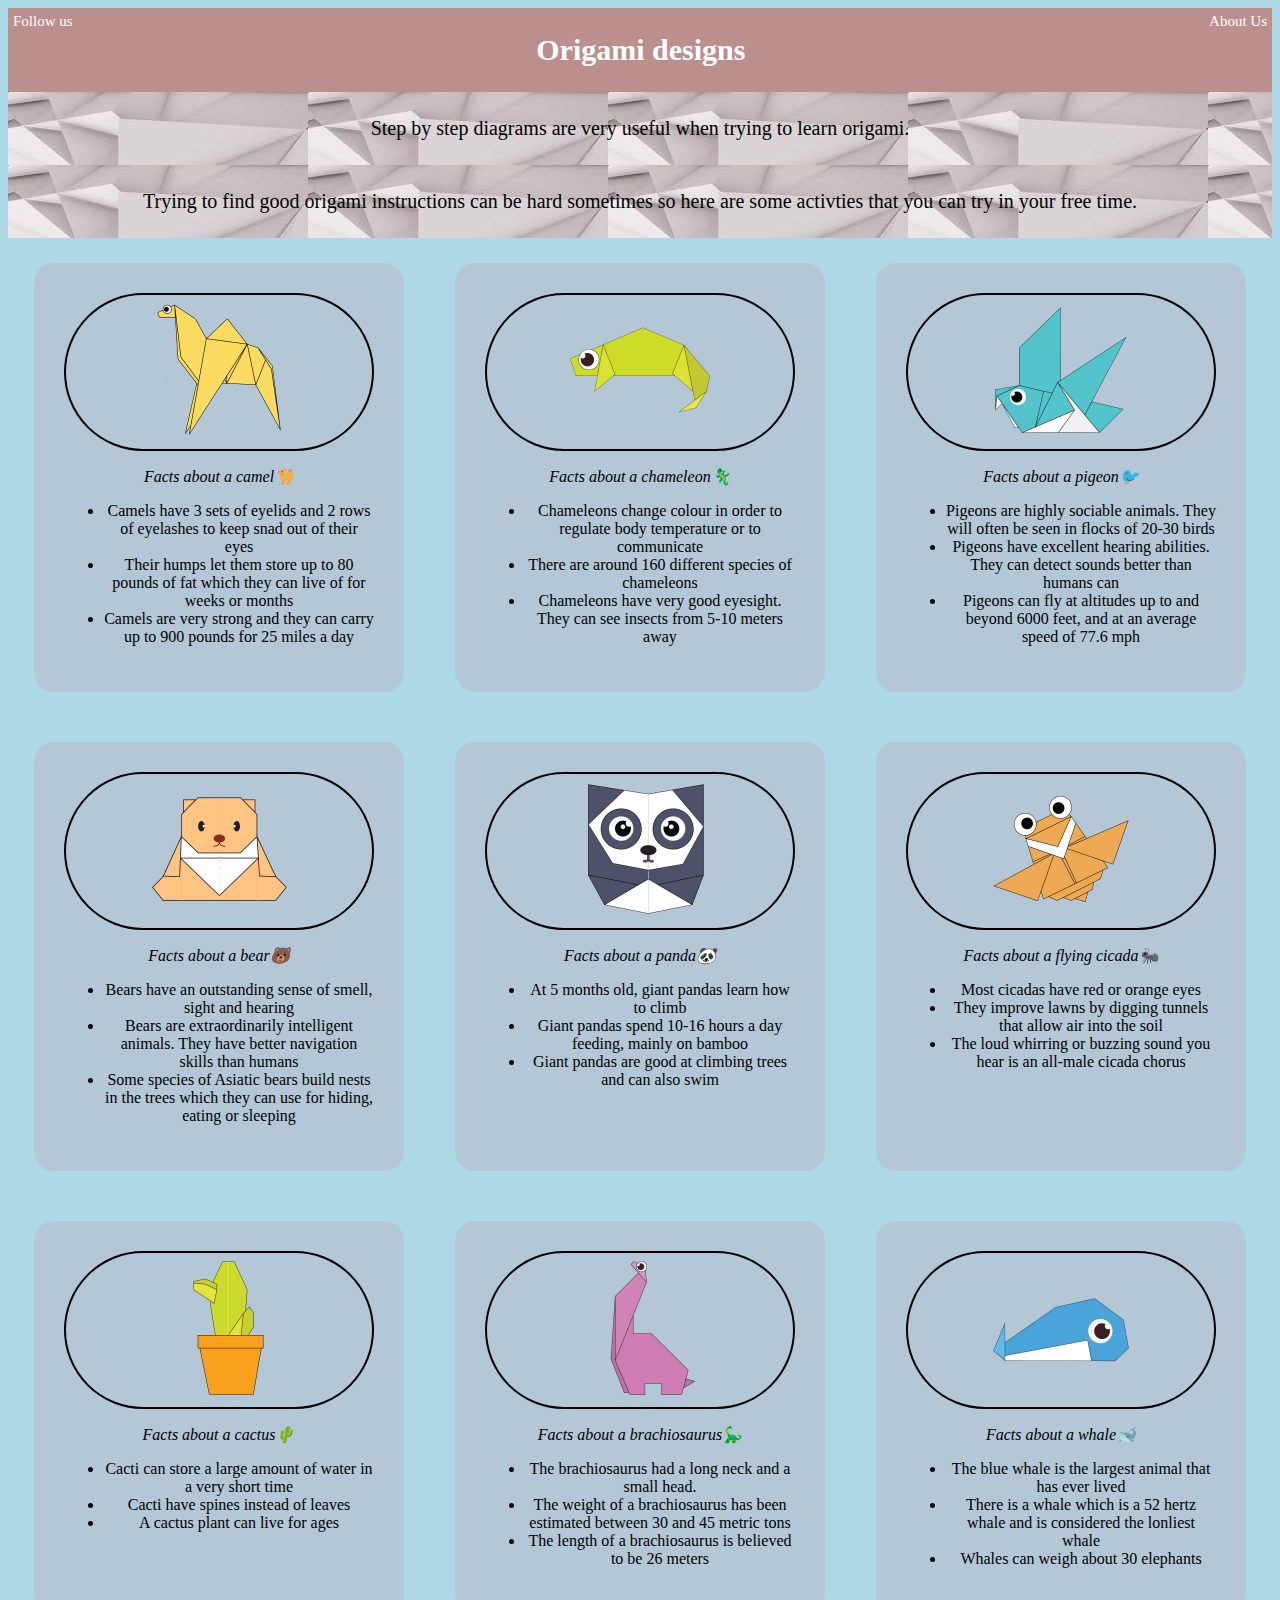
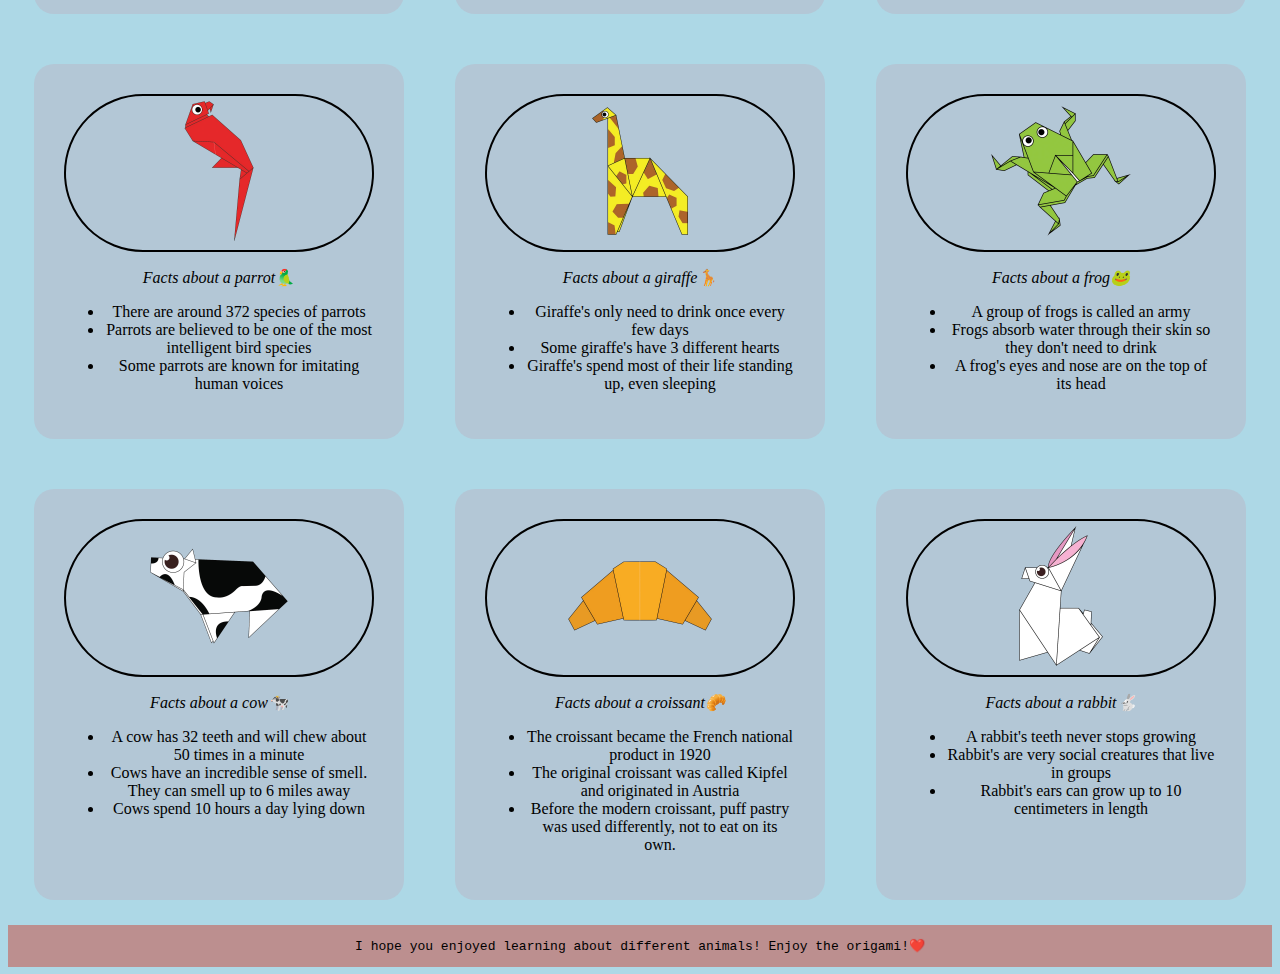
<file: index.html>
<!DOCTYPE html>

<html>

    <head>
        <title>Origami Designs</title>

        <link rel="stylesheet" href="style.css" type = "text/css"/>

    </head>

    <body>
        <div class="Main">
            <a href="followus.html" target="_blank">Follow us</a>
            <h1>Origami designs</h1>
            <a href="aboutus.html" target="_blank">About Us</a>
        </div>
        <div class="Background">
            <p>Step by step diagrams are very useful when trying to learn origami.</p>
        </div>
        <div class="Background">
            <p>Trying to find good origami instructions can be hard sometimes so here are some activties that you can try in your free time.</p>
        </div>

        <div class="Grid">

        <div class="Item">
            <div class="Image">
                <a href="http://origami.me/camel/" target="_blank"> <img src="images/camel.png" width=150 height=150></a>
            </div>
            <p><i>Facts about a camel🐪</i></p>
            <ul>
                <li>Camels have 3 sets of eyelids and 2 rows of eyelashes to keep snad out of their eyes</li>
                <li>Their humps let them store up to 80 pounds of fat which they can live of for weeks or months</li>
                <li>Camels are very strong and they can carry up to 900 pounds for 25 miles a day</li>
            </ul>
        </div>

        <div class="Item">
            <div class="Image">
                <a href="http://origami.me/chameleon/" target="_blank"> <img src="images/chameleon.png" width=150 height=150></a>
            </div>
            <p><i>Facts about a chameleon🦎</i></p>
            <ul>
                <li>Chameleons change colour in order to regulate body temperature or to communicate</li>
                <li>There are around 160 different species of chameleons</li>
                <li>Chameleons have very good eyesight. They can see insects from 5-10 meters away</li>
            </ul>
        </div>

        <div class="Item">
            <div class="Image">
                <a href="http://origami.me/pigeon/" target="_blank"> <img src="images/pigeon.png" width=150 height=150></a>
            </div>
            <p><i>Facts about a pigeon🐦</i></p>
            <ul>
                <li>Pigeons are highly sociable animals. They will often be seen in flocks of 20-30 birds</li>
                <li>Pigeons have excellent hearing abilities. They can detect sounds better than humans can</li>
                <li>Pigeons can fly at altitudes up to and beyond 6000 feet, and at an average speed of 77.6 mph</li>
            </ul>
        </div>

        <div class="Item">
            <div class="Image">
                <a href="http://origami.me/teddy-bear/" target="_blank"> <img src="images/teddy.png" width=150 height=150></a>
            </div>
            <p><i>Facts about a bear🐻</i></p>
            <ul>
                <li>Bears have an outstanding sense of smell, sight and hearing</li>
                <li>Bears are extraordinarily intelligent animals. They have better navigation skills than humans</li>
                <li>Some species of Asiatic bears build nests in the trees which they can use for hiding, eating or sleeping</li>
            </ul>
        </div>

        <div class="Item">
            <div class="Image">
                <a href="http://origami.me/panda/" target="_blank"> <img src="images/panda.png" width=150 height=150></a>
            </div>
            <p><i>Facts about a panda🐼</i></p>
            <ul>
                <li>At 5 months old, giant pandas learn how to climb</li>
                <li>Giant pandas spend 10-16 hours a day feeding, mainly on bamboo</li>
                <li>Giant pandas are good at climbing trees and can also swim</li>
            </ul>
        </div>

        <div class="Item">
            <div class="Image">
                <a href="http://origami.me/flying-cicada/" target="_blank"> <img src="images/cicada.png" width=150 height=150></a>
            </div>
            <p><i>Facts about a flying cicada🐜</i></p>
            <ul>
                <li>Most cicadas have red or orange eyes</li>
                <li>They improve lawns by digging tunnels that allow air into the soil</li>
                <li>The loud whirring or buzzing sound you hear is an all-male cicada chorus</li>
            </ul>
        </div>

        <div class="Item">
            <div class="Image">
                <a href="http://origami.me/cactus/" target="_blank"> <img src="images/cactus.png" width=150 height=150></a>
            </div>
            <p><i>Facts about a cactus🌵</i></p>
            <ul>
                <li>Cacti can store a large amount of water in a very short time</li>
                <li>Cacti have spines instead of leaves</li>
                <li>A cactus plant can live for ages</li>
            </ul>
        </div>

        <div class="Item">
            <div class="Image">
                <a href="http://origami.me/brachiosaurus/" target="_blank"> <img src="images/dinosaur.png" width=150 height=150></a>
            </div>
            <p><i>Facts about a brachiosaurus🦕</i></p>
            <ul>
                <li>The brachiosaurus had a long neck and a small head.</li>
                <li>The weight of a brachiosaurus has been estimated between 30 and 45 metric tons</li>
                <li>The length of a brachiosaurus is believed to be 26 meters</li>
            </ul>
        </div>

        <div class="Item">
            <div class="Image">
                <a href="http://origami.me/whale/" target="_blank"> <img src="images/whale.png" width=150 height=150></a>
            </div>
            <p><i>Facts about a whale🐋</i></p>
            <ul>
                <li>The blue whale is the largest animal that has ever lived</li>
                <li>There is a whale which is a 52 hertz whale and is considered the lonliest whale</li>
                <li>Whales can weigh about 30 elephants</li>
            </ul>
        </div>

        <div class="Item">
            <div class="Image">
                <a href="http://origami.me/parrot/" target="_blank"> <img src="images/parrot.png" width=150 height=150></a>
            </div>
            <p><i>Facts about a parrot🦜</i></p>
            <ul>
                <li>There are around 372 species of parrots</li>
                <li>Parrots are believed to be one of the most intelligent bird species</li>
                <li>Some parrots are known for imitating human voices</li>
            </ul>
        </div>

        <div class="Item">
            <div class="Image">
                <a href="http://origami.me/giraffe-2/" target="_blank"> <img src="images/giraffe.png" width=150 height=150></a>
            </div>
            <p><i>Facts about a giraffe🦒</i></p>
            <ul>
                <li>Giraffe's only need to drink once every few days</li>
                <li>Some giraffe's have 3 different hearts</li>
                <li>Giraffe's spend most of their life standing up, even sleeping</li>
            </ul>
        </div>

        <div class="Item">
            <div class="Image">
                <a href="http://origami.me/traditional-frog/" target="_blank"> <img src="images/frog.png" width=150 height=150></a>
            </div>
            <p><i>Facts about a frog🐸</i></p>
            <ul>
                <li>A group of frogs is called an army</li>
                <li>Frogs absorb water through their skin so they don't need to drink</li>
                <li>A frog's eyes and nose are on the top of its head</li>
            </ul>
        </div>

        <div class="Item">
            <div class="Image">
                <a href="http://origami.me/cow/" target="_blank"> <img src="images/cow.png" width=150 height=150></a>
            </div>
            <p><i>Facts about a cow🐄</i></p>
            <ul>
                <li>A cow has 32 teeth and will chew about 50 times in a minute</li>
                <li>Cows have an incredible sense of smell. They can smell up to 6 miles away</li>
                <li>Cows spend 10 hours a day lying down</li>
            </ul>
        </div>

        <div class="Item">
            <div class="Image">
                <a href="http://origami.me/croissant/" target="_blank"> <img src="images/croissant.png" width=150 height=150></a>
            </div>
            <p><i>Facts about a croissant🥐</i></p>
            <ul>
                <li>The croissant became the French national product in 1920</li>
                <li>The original croissant was called Kipfel and originated in Austria</li>
                <li>Before the modern croissant, puff pastry was used differently, not to eat on its own.</li>
            </ul>
        </div>

        <div class="Item">
            <div class="Image">
                <a href="http://origami.me/rabbit/" target="_blank"> <img src="images/rabbit.png" width=150 height=150></a>
            </div>
            <p><i>Facts about a rabbit🐇</i></p>
            <ul>
                <li>A rabbit's teeth never stops growing</li>
                <li>Rabbit's are very social creatures that live in groups</li>
                <li>Rabbit's ears can grow up to 10 centimeters in length</li>
            </ul>
        </div>
        
    </div>
        <div class="End">
            <p>I hope you enjoyed learning about different animals! Enjoy the origami!❤️</p>
        </div>

    </body>

</html>
</file>
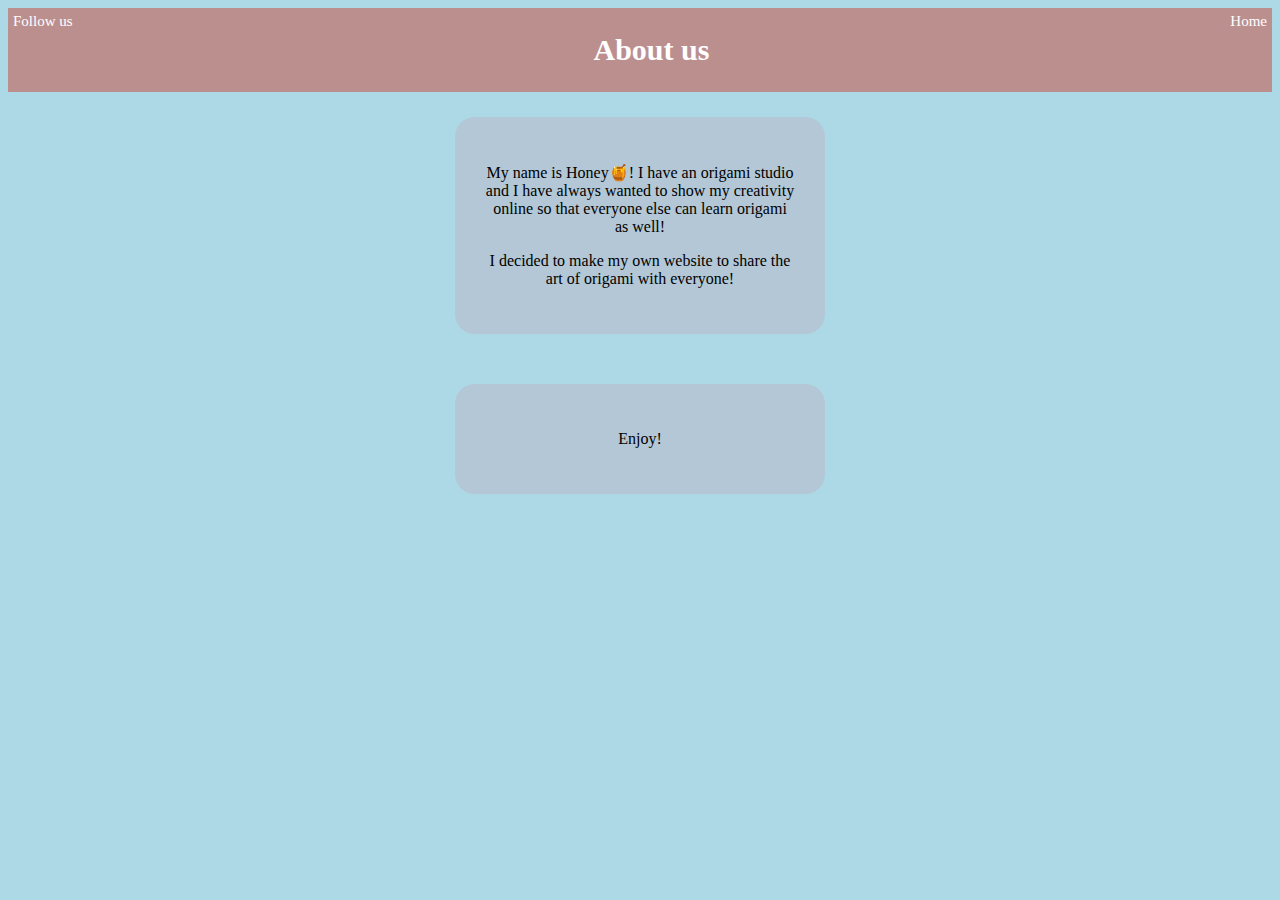
<file: aboutus.html>
<!DOCTYPE html>

<html>

    <head>
        <title>About us</title>

        <link rel="stylesheet" href="style.css" type = "text/css"/>

    </head>

    <body>
        <div class="Main">
            <a href="followus.html" target="_blank">Follow us</a>
            <h1>About us</h1>
            <a href="index.html" target="_blank">Home</a>
        </div>

        <div class="Grid">
            <div class="Item">
                <p>My name is Honey🍯! I have an origami studio and I have always wanted to show my creativity online so that everyone else can learn origami as well!</p>
                <p>I decided to make my own website to share the art of origami with everyone!</p>
            </div>
        </div>

        <div class="Grid">
            <div class="Item">
                <p>Enjoy!</p>
            </div>
        </div>

    </body>

</html>
</file>
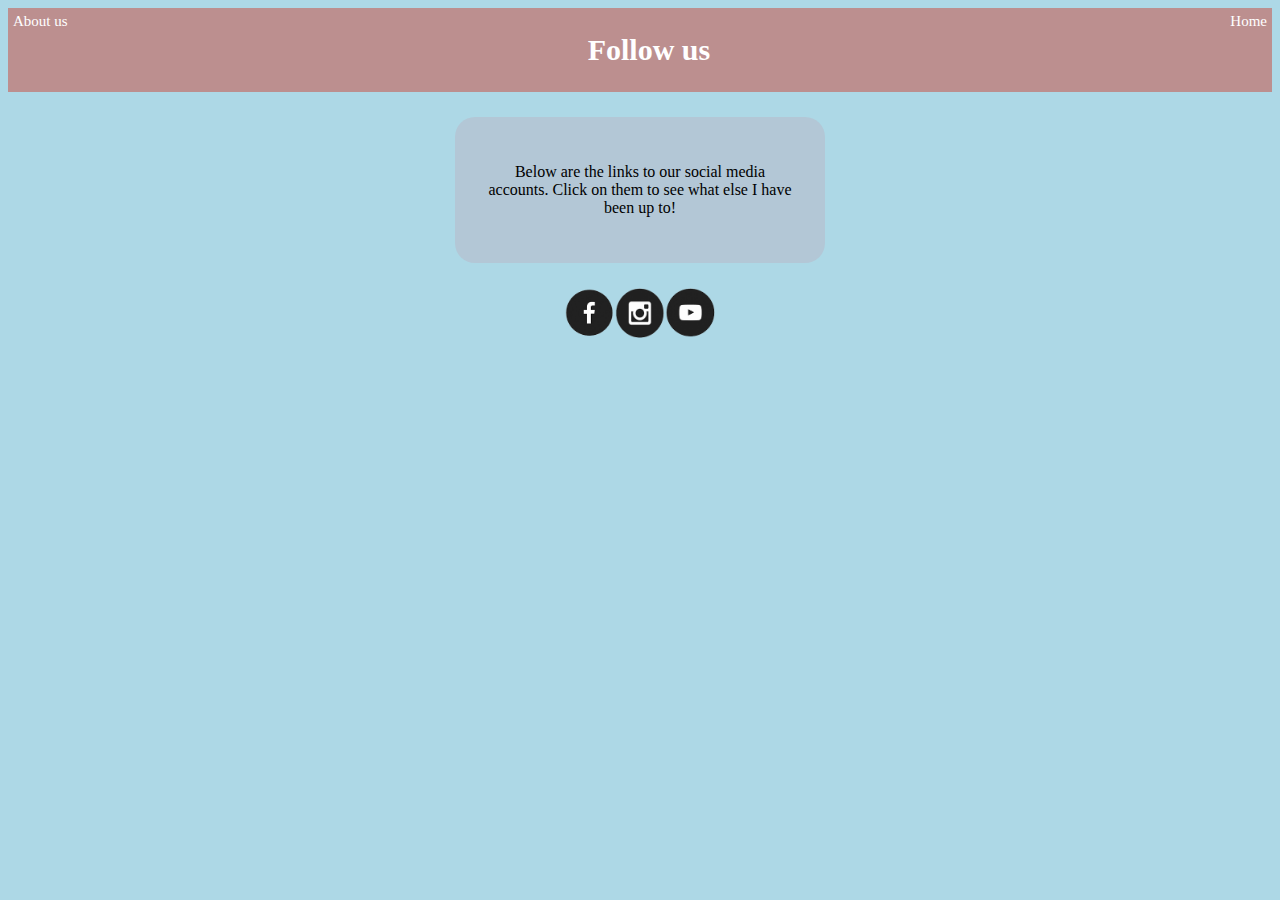
<file: followus.html>
<!DOCTYPE html>

<html>

    <head>
        <title>Follow us</title>

        <link rel="stylesheet" href="style.css" type = "text/css"/>

    </head>

    <body>
        <div class="Main">
            <a href="aboutus.html" target="_blank">About us</a>
            <h1>Follow us</h1>
            <a href="index.html" target="_blank">Home</a>
        </div>

        <div class="Grid">
            <div class="Item">
                <p>Below are the links to our social media accounts. Click on them to see what else I have been up to!</p>
            </div>
        </div>

        <div class="Footer">
            <a href="#"><img src="Icons/fb.png" width = 50 height = 50></a>
            <a href="#"><img src="Icons/insta.png" width = 50 height = 50></a>
            <a href="#"><img src="Icons/youtube.png" width = 50 height = 50></a>
        </div>

    </body>

</html>
</file>
<file: style.css>
body {
    background-color:#add8e6;
}
.Main {
    display: flex;
    justify-content: space-between;
    padding: 5px;
    font-size: 15px;
    font-weight: 400;
    color: #ffffff;
    background-color: #bc8f8f;
    text-align: center;
    font-family: cursive;
}
.Item {
    font-family: fantasy;
    border-radius: 20px;
    background-color: #b3c7d6;
    padding: 30px;
    margin: 25px;
    width: 310px;
    text-align: center;
}
.Footer {
    display: flex;
    flex-wrap: wrap;
    justify-content: center;
}
.End {
    display: flex;
    flex-wrap: wrap;
    justify-content: center;
    font-family: monospace;
    background-color: #bc8f8f;
}
.Grid {
    display: flex;
    flex-wrap: wrap;
    justify-content: space-evenly;
}

.Background {
    font-family: fantasy;
    display: flex;
    justify-content: center;
    text-align: center;
    background-image: url("BG.jpg");
    font-size: 20px;
    padding: 5px;
    font-weight: 400;
}
.Image{
    border: 2px solid #000000;
    border-radius: 100px;
}
.Image:hover{
    border: 2px solid #0288d1;
    border-radius: 100px;
    transform: scale(1.15);
    opacity: 50%;
}
a:link {
    color: #ffffff;
}
a:visited {
    color: #ffffff;
}
a {
    text-decoration: none;
}
</file>
